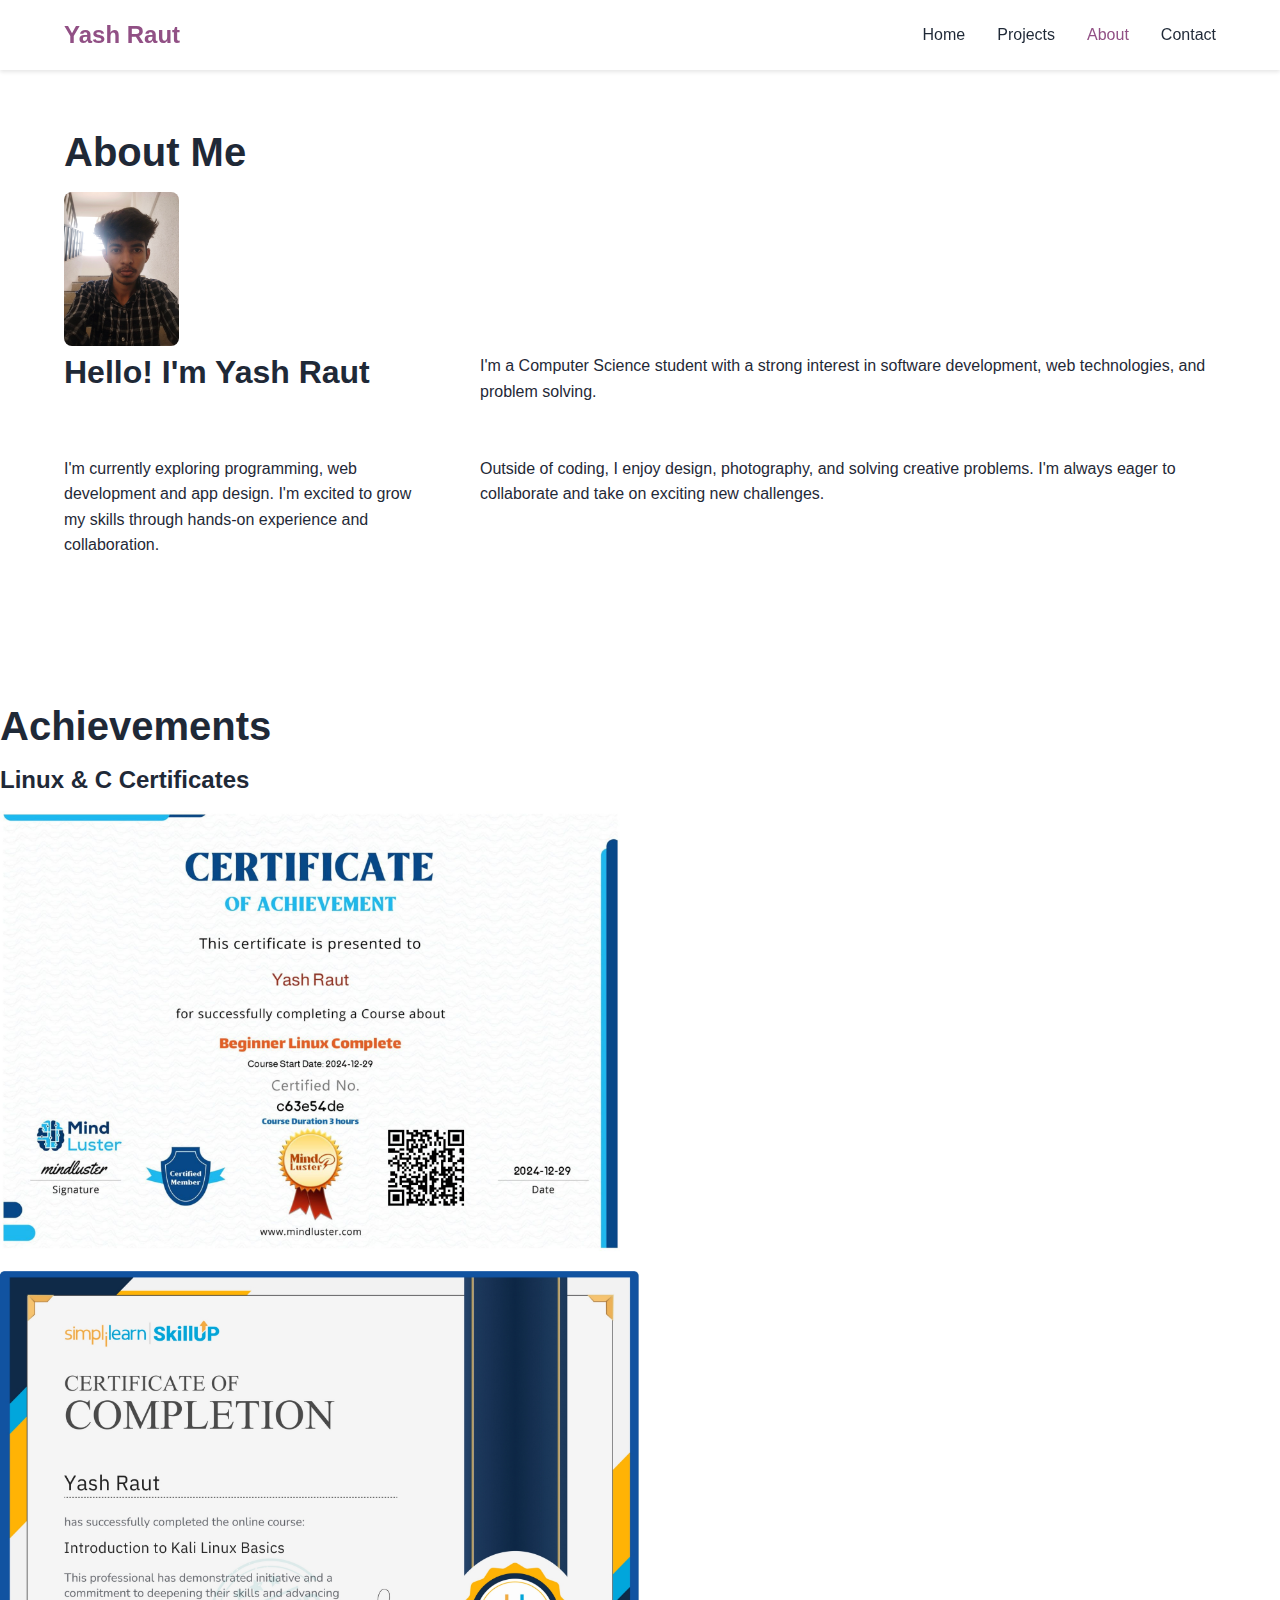
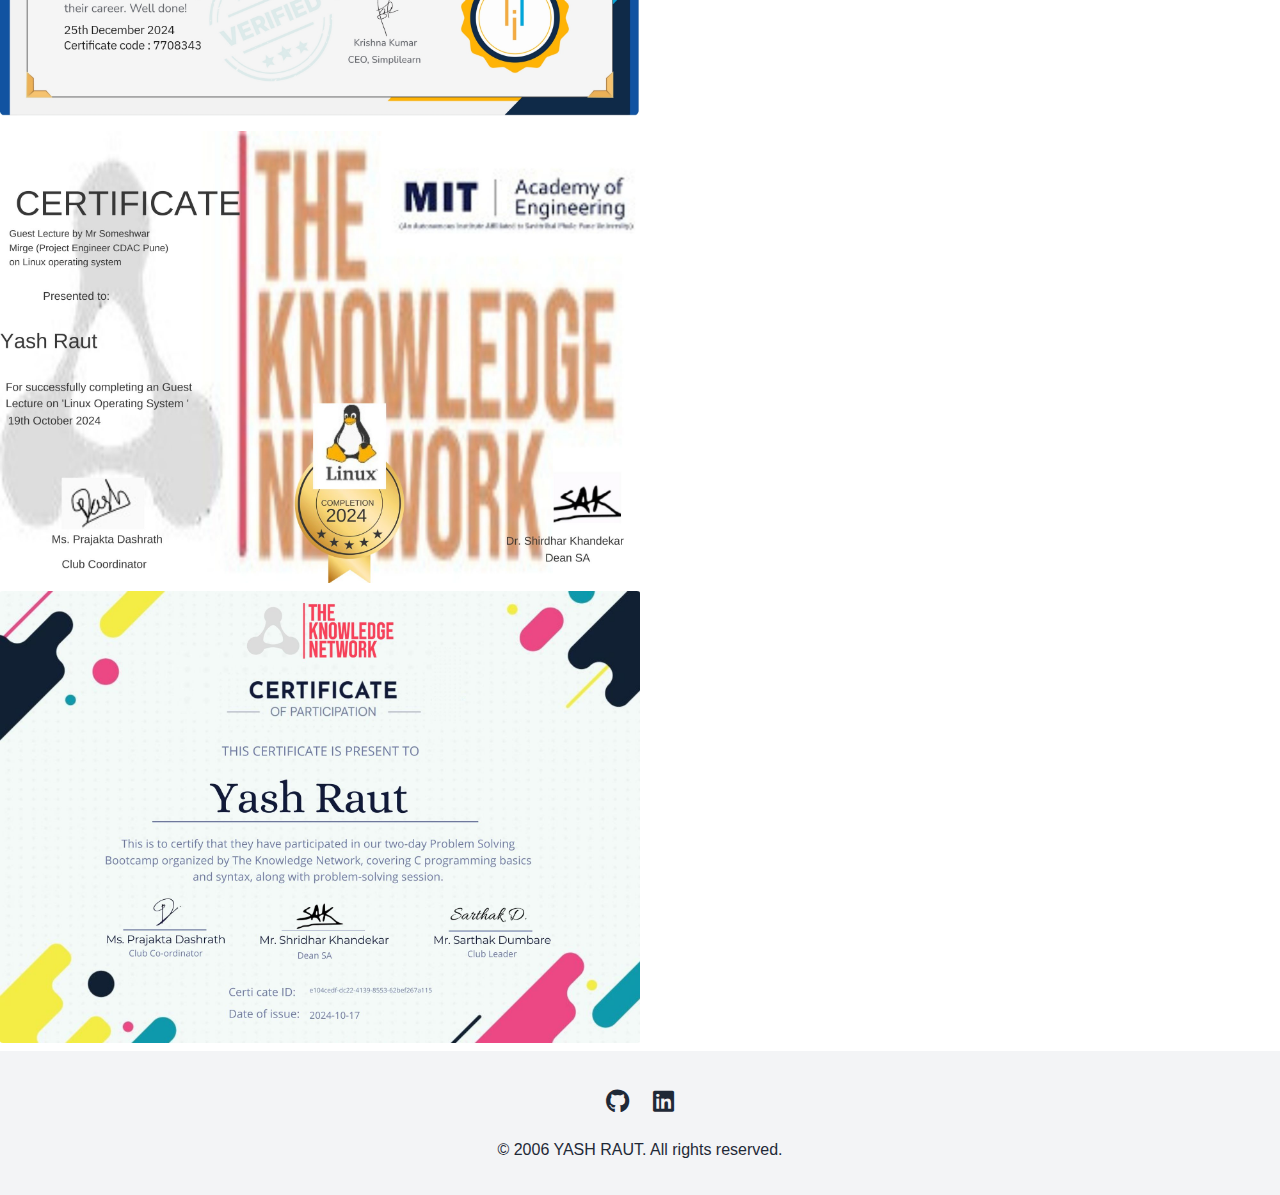
<file: about1.html>
<!DOCTYPE html>

<html lang="en">

<head>

    <meta charset="UTF-8" />

    <meta name="viewport" content="width=device-width, initial-scale=1.0"/>

    <title>About - My Portfolio</title>

    <link rel="stylesheet" href="Style1.css" />

    <link rel="stylesheet" href="https://cdnjs.cloudflare.com/ajax/libs/font-awesome/6.0.0/css/all.min.css" />

</head>

<body>

    <header>

        <nav class="navbar">

            <div class="logo">

                <a href="index1.html">Yash Raut</a>

            </div>

            <ul class="nav-links" id="navLinks">

                <li><a href="index1.html">Home</a></li>

                <li><a href="project1.html">Projects</a></li>

                <li><a href="about1.html" class="active">About</a></li>

                <li><a href="contact3.html">Contact</a></li>

            </ul>

            <div class="hamburger" id="hamburger">

                <span></span>

                <span></span>

                <span></span>

            </div>

        </nav>

    </header>



    <main>

        <section class="about-section">

            <h1>About Me</h1>

            <div class="about-container">

                <div class="about-image">

                    <img src="yash.jpg" alt="Profile Photo" />

                </div>

                <div class="about-content">

                    <h2>Hello! I'm Yash Raut</h2>

                    <p>I'm a Computer Science student with a strong interest in software development, web technologies, and problem solving.</p>

                     <p>I'm currently exploring programming, web development and app design. I'm excited to grow my skills through hands-on experience and collaboration.</p>

                    <p>

                        Outside of coding, I enjoy design, photography, and solving creative problems. I'm always eager to collaborate and take on exciting new challenges.

                    </p>

                </div>

            </div>

        </section>

        <section class="achievement-section">

           <h1>Achievements</h1>

           <h3>Linux & C Certificates</h3>

        <div class="achievement-container">

            <div class="achievement-image">

                <img src="linux.jpg" alt="Linux & C Certificate"></div>

            </div>

        </div>

        <div class="achievement-container">

            <div class="achievement-image">

                <img src="linux1.jpg" alt="Linux & C Certificate"></div>

            </div>

        </div>

        <div class="achievement-container">

            <div class="achievement-image">

                <img src="linux2.jpg" alt="Linux & C Certificate"></div>

            </div>

        </div>
        <div class="achievement-container">

            <div class="achievement-image">

                <img src="c.jpg" alt="Linux & C Certificate"></div>

            </div>

        </div>

        </section>

    </main>



    <footer>

        <div class="footer-content">

            <div class="social-links">

                <a href="https://github.com/YashR2006" aria-label="GitHub"><i class="fab fa-github"></i></a>

                <a href="https://www.linkedin.com/in/yash-raut-15b789362?utm_source=share&utm_campaign=share_via&utm_content=profile&utm_medium=android_app" aria-label="LinkedIn"><i class="fab fa-linkedin"></i></a>

            </div>

            <p>&copy; 2006 YASH RAUT. All rights reserved.</p>

        </div>

    </footer>



    <script>

        const hamburger = document.getElementById('hamburger');

        const navLinks = document.getElementById('navLinks');



        hamburger.addEventListener('click', () => {

            navLinks.classList.toggle('active');

        });

    </script>

</body>

</html>
</file>
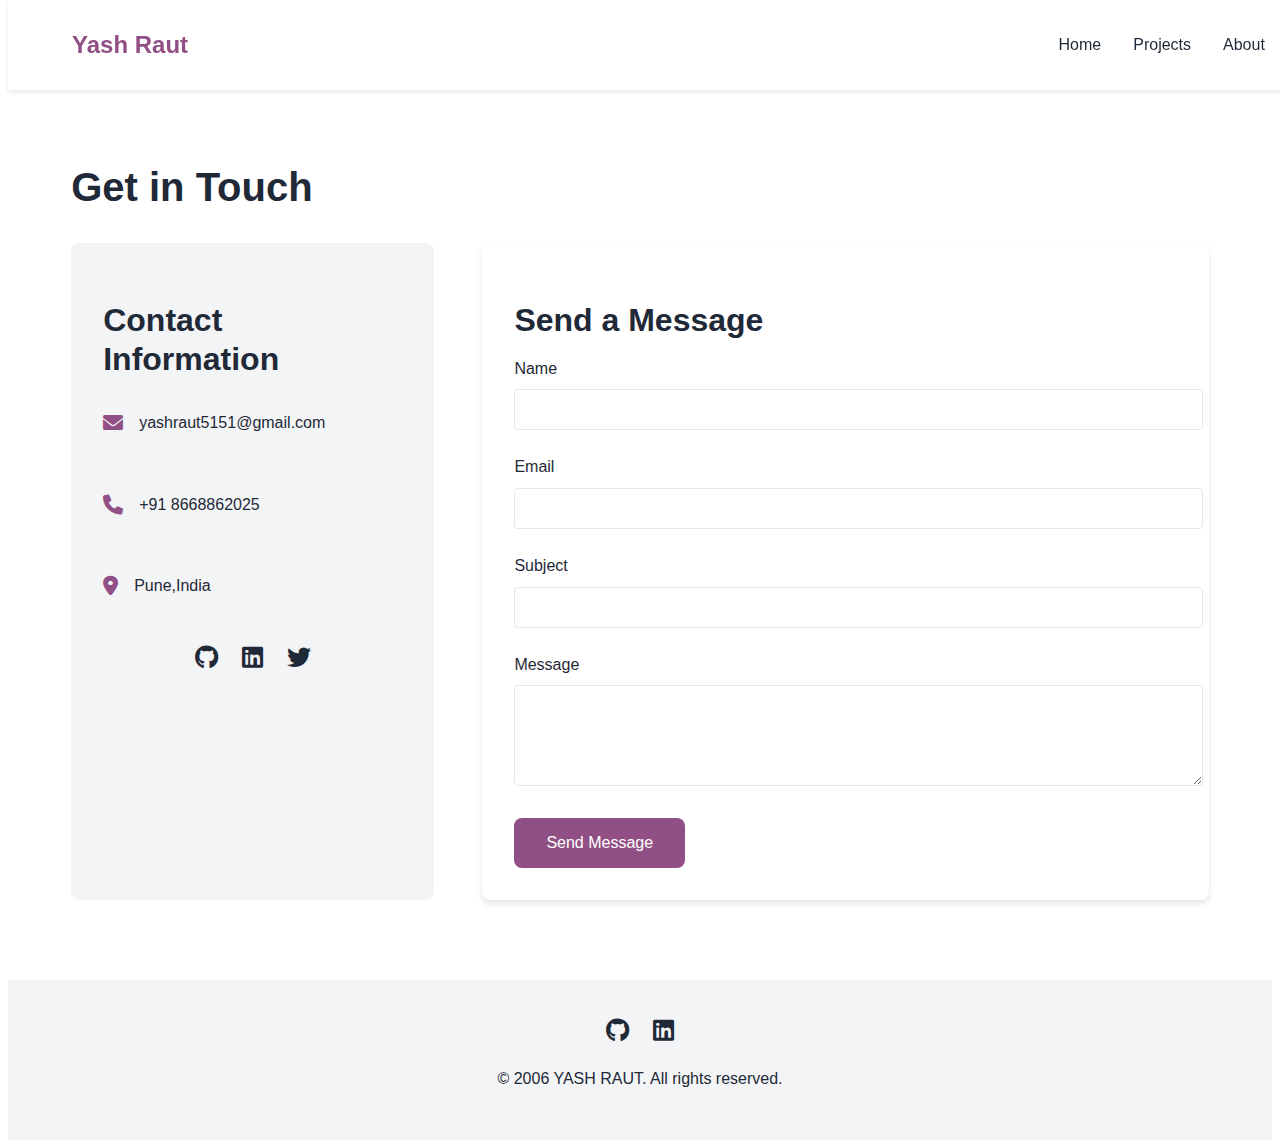
<file: contact.html>
<!DOCTYPE html>

<html lang="en">

<head>

    <meta charset="UTF-8">

    <meta name="viewport" content="width=device-width, initial-scale=1.0">

    <title>Contact - My Portfolio</title>

    <link rel="stylesheet" href="style.css">

    <link rel="stylesheet" href="https://cdnjs.cloudflare.com/ajax/libs/font-awesome/6.0.0/css/all.min.css">

</head>

<body>

    <header>

        <nav class="navbar">

            <div class="logo">

                <a href="index.html">Yash Raut</a>

            </div>

            <ul class="nav-links">

                <li><a href="index.html">Home</a></li>

                <li><a href="projects.html">Projects</a></li>

                <li><a href="about.html">About</a></li>

                <li><a href="contact.html" class="active">Contact</a></li>

            </ul>

            <div class="hamburger">

                <span></span>

                <span></span>

                <span></span>

            </div>

        </nav>

    </header>



    <main>

        <section class="contact-section">

            <h1>Get in Touch</h1>

            <div class="contact-container">

                <div class="contact-info">

                    <h2>Contact Information</h2>

                    <div class="info-item">

                        <i class="fas fa-envelope"></i>

                        <p>yashraut5151@gmail.com</p>

                    </div>

                    <div class="info-item">

                        <i class="fas fa-phone"></i>

                        <p>+91 8668862025</p>

                    </div>

                    <div class="info-item">

                        <i class="fas fa-map-marker-alt"></i>

                        <p>Pune,India</p>

                    </div>

                    <div class="social-links">

                        <a href="#" class="social-link"><i class="fab fa-github"></i></a>

                        <a href="#" class="social-link"><i class="fab fa-linkedin"></i></a>

                        <a href="#" class="social-link"><i class="fab fa-twitter"></i></a>

                    </div>

                </div>



                <div class="contact-form">

                    <h2>Send a Message</h2>

                    <form id="contact-form" onsubmit="return false;">

                        <div class="form-group">

                            <label for="name">Name</label>

                            <input type="text" id="name" name="name" required>

                        </div>

                        <div class="form-group">

                            <label for="email">Email</label>

                            <input type="email" id="email" name="email" required>

                        </div>

                        <div class="form-group">

                            <label for="subject">Subject</label>

                            <input type="text" id="subject" name="subject" required>

                        </div>

                        <div class="form-group">

                            <label for="message">Message</label>

                            <textarea id="message" name="message" rows="5" required></textarea>

                        </div>

                        <button type="submit" class="submit-btn">Send Message</button>

                    </form>

                </div>

            </div>

        </section>

    </main>



    <footer>

        <div class="footer-content">

            <div class="social-links">

                <a href="https://github.com/YashR2006"><i class="fab fa-github"></i></a>

                <a href="https://www.linkedin.com/in/yash-raut-15b789362?utm_source=share&utm_campaign=share_via&utm_content=profile&utm_medium=android_app"><i class="fab fa-linkedin"></i></a>

            </div>

            <p>&copy; 2006 YASH RAUT. All rights reserved.</p>

        </div>

    </footer>



 

</body>

</html>
</file>
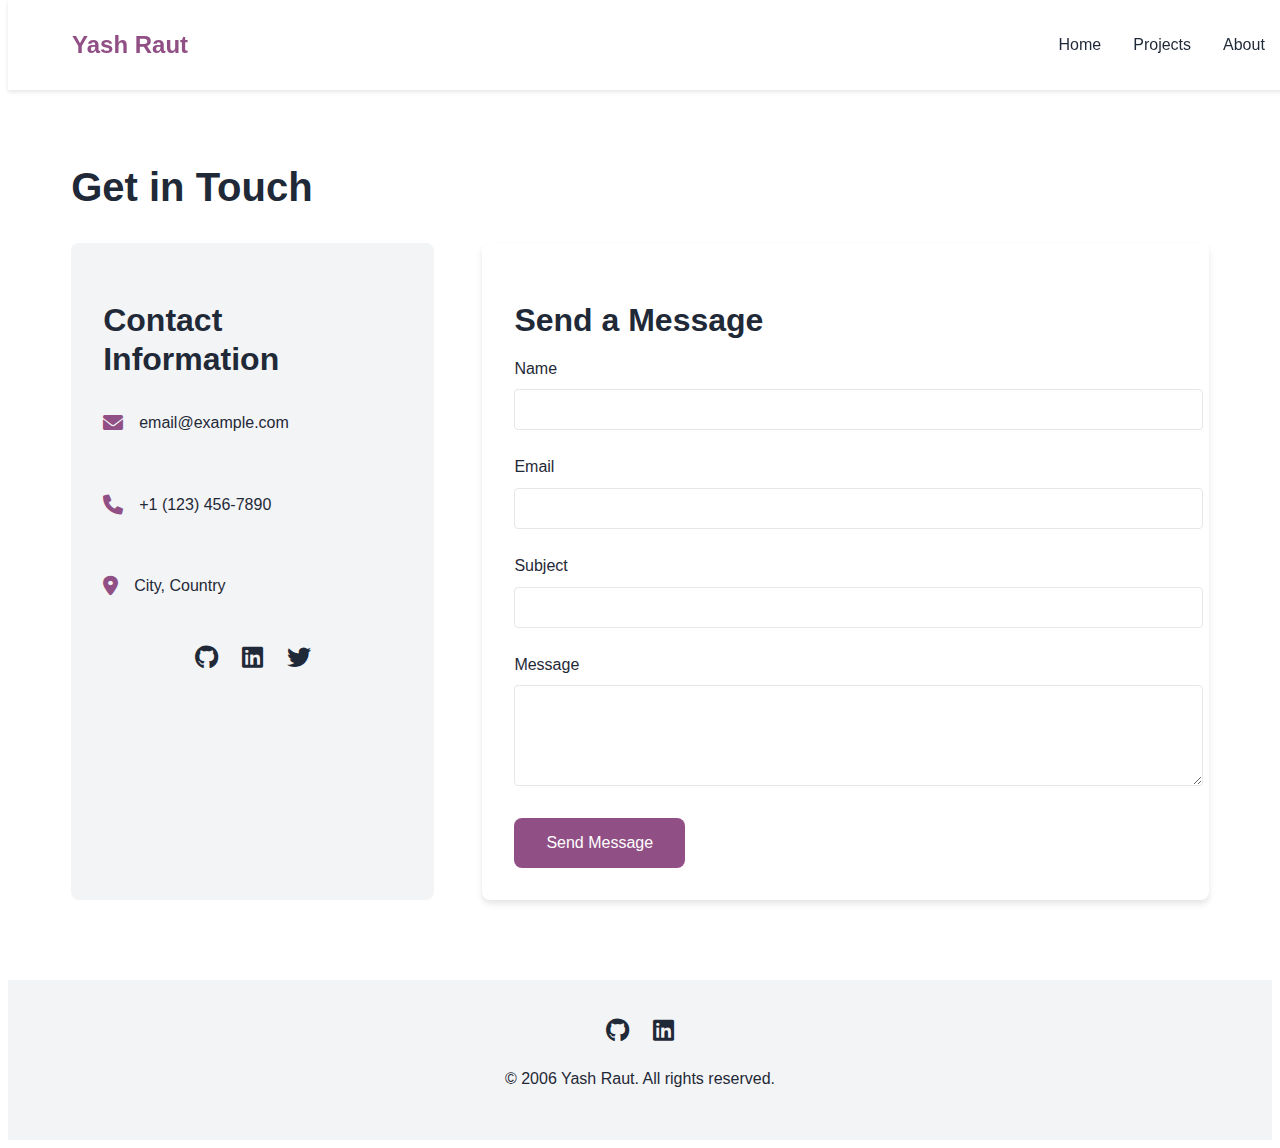
<file: Contact.html>
<!DOCTYPE html>

<html lang="en">

<head>

    <meta charset="UTF-8">

    <meta name="viewport" content="width=device-width, initial-scale=1.0">

    <title>Contact - My Portfolio</title>

    <link rel="stylesheet" href="style.css">

    <link rel="stylesheet" href="https://cdnjs.cloudflare.com/ajax/libs/font-awesome/6.0.0/css/all.min.css">

</head>

<body>

    <header>

        <nav class="navbar">

            <div class="logo">

                <a href="index.html">Yash Raut</a>

            </div>

            <ul class="nav-links">

                <li><a href="index.html">Home</a></li>

                <li><a href="projects.html">Projects</a></li>

                <li><a href="about.html">About</a></li>

                <li><a href="contact.html" class="active">Contact</a></li>

            </ul>

            <div class="hamburger">

                <span></span>

                <span></span>

                <span></span>

            </div>

        </nav>

    </header>



    <main>

        <section class="contact-section">

            <h1>Get in Touch</h1>

            <div class="contact-container">

                <div class="contact-info">

                    <h2>Contact Information</h2>

                    <div class="info-item">

                        <i class="fas fa-envelope"></i>

                        <p>email@example.com</p>

                    </div>

                    <div class="info-item">

                        <i class="fas fa-phone"></i>

                        <p>+1 (123) 456-7890</p>

                    </div>

                    <div class="info-item">

                        <i class="fas fa-map-marker-alt"></i>

                        <p>City, Country</p>

                    </div>

                    <div class="social-links">

                        <a href="#" class="social-link"><i class="fab fa-github"></i></a>

                        <a href="#" class="social-link"><i class="fab fa-linkedin"></i></a>

                        <a href="#" class="social-link"><i class="fab fa-twitter"></i></a>

                    </div>

                </div>



                <div class="contact-form">

                    <h2>Send a Message</h2>

                    <form id="contact-form" onsubmit="return false;">

                        <div class="form-group">

                            <label for="name">Name</label>

                            <input type="text" id="name" name="name" required>

                        </div>

                        <div class="form-group">

                            <label for="email">Email</label>

                            <input type="email" id="email" name="email" required>

                        </div>

                        <div class="form-group">

                            <label for="subject">Subject</label>

                            <input type="text" id="subject" name="subject" required>

                        </div>

                        <div class="form-group">

                            <label for="message">Message</label>

                            <textarea id="message" name="message" rows="5" required></textarea>

                        </div>

                        <button type="submit" class="submit-btn">Send Message</button>

                    </form>

                </div>

            </div>

        </section>

    </main>



    <footer>

        <div class="footer-content">

            <div class="social-links">

                <a href="https://github.com/YashR2006"><i class="fab fa-github"></i></a>

                <a href="https://www.linkedin.com/in/yash-raut-15b789362?utm_source=share&utm_campaign=share_via&utm_content=profile&utm_medium=android_app"><i class="fab fa-linkedin"></i></a>

            </div>

            <p>&copy; 2006 Yash Raut. All rights reserved.</p>

        </div>

    </footer>



 

</body>

</html>
</file>
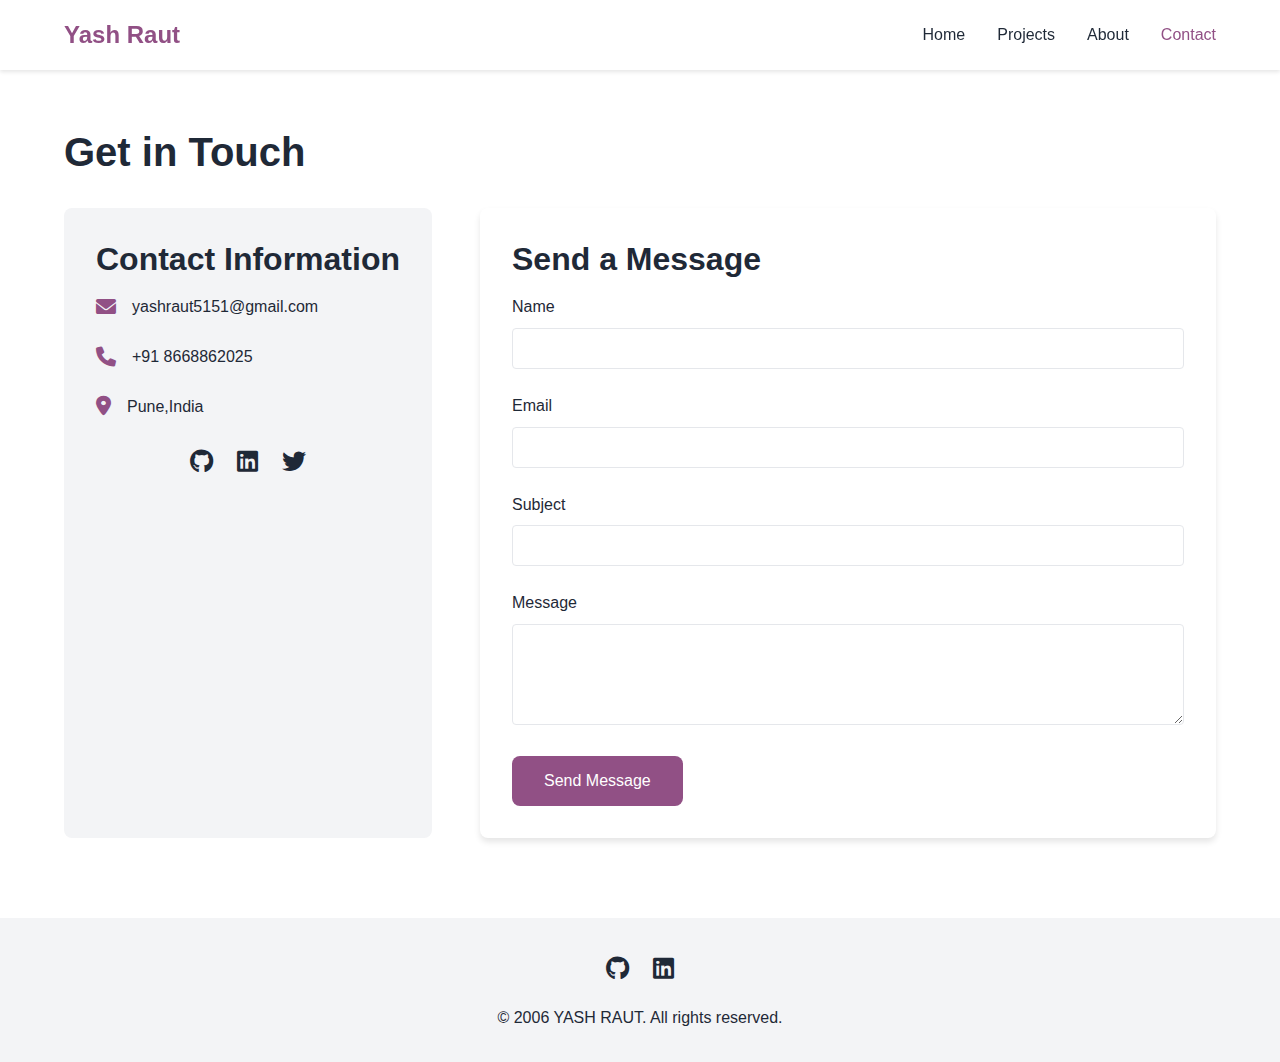
<file: contact3.html>
<!DOCTYPE html>

<html lang="en">

<head>

    <meta charset="UTF-8">

    <meta name="viewport" content="width=device-width, initial-scale=1.0">

    <title>Contact - My Portfolio</title>

    <link rel="stylesheet" href="Style1.css">

    <link rel="stylesheet" href="https://cdnjs.cloudflare.com/ajax/libs/font-awesome/6.0.0/css/all.min.css">

</head>

<body>

    <header>

        <nav class="navbar">

            <div class="logo">

                <a href="index1.html">Yash Raut</a>

            </div>

            <ul class="nav-links">

                <li><a href="index1.html">Home</a></li>

                <li><a href="project1.html">Projects</a></li>

                <li><a href="about1.html">About</a></li>

                <li><a href="contact3.html" class="active">Contact</a></li>

            </ul>

            <div class="hamburger">

                <span></span>

                <span></span>

                <span></span>

            </div>

        </nav>

    </header>



    <main>

        <section class="contact-section">

            <h1>Get in Touch</h1>

            <div class="contact-container">

                <div class="contact-info">

                    <h2>Contact Information</h2>

                    <div class="info-item">

                        <i class="fas fa-envelope"></i>

                        <p>yashraut5151@gmail.com</p>

                    </div>

                    <div class="info-item">

                        <i class="fas fa-phone"></i>

                        <p>+91 8668862025</p>

                    </div>

                    <div class="info-item">

                        <i class="fas fa-map-marker-alt"></i>

                        <p>Pune,India</p>

                    </div>

                    <div class="social-links">

                        <a href="#" class="social-link"><i class="fab fa-github"></i></a>

                        <a href="#" class="social-link"><i class="fab fa-linkedin"></i></a>

                        <a href="#" class="social-link"><i class="fab fa-twitter"></i></a>

                    </div>

                </div>



                <div class="contact-form">

                    <h2>Send a Message</h2>

                    <form id="contact-form" onsubmit="return false;">

                        <div class="form-group">

                            <label for="name">Name</label>

                            <input type="text" id="name" name="name" required>

                        </div>

                        <div class="form-group">

                            <label for="email">Email</label>

                            <input type="email" id="email" name="email" required>

                        </div>

                        <div class="form-group">

                            <label for="subject">Subject</label>

                            <input type="text" id="subject" name="subject" required>

                        </div>

                        <div class="form-group">

                            <label for="message">Message</label>

                            <textarea id="message" name="message" rows="5" required></textarea>

                        </div>

                        <button type="submit" class="submit-btn">Send Message</button>

                    </form>

                </div>

            </div>

        </section>

    </main>



    <footer>

        <div class="footer-content">

            <div class="social-links">

                <a href="https://github.com/YashR2006"><i class="fab fa-github"></i></a>

                <a href="https://www.linkedin.com/in/yash-raut-15b789362?utm_source=share&utm_campaign=share_via&utm_content=profile&utm_medium=android_app"><i class="fab fa-linkedin"></i></a>

            </div>

            <p>&copy; 2006 YASH RAUT. All rights reserved.</p>

        </div>

    </footer>



 

</body>

</html>
</file>
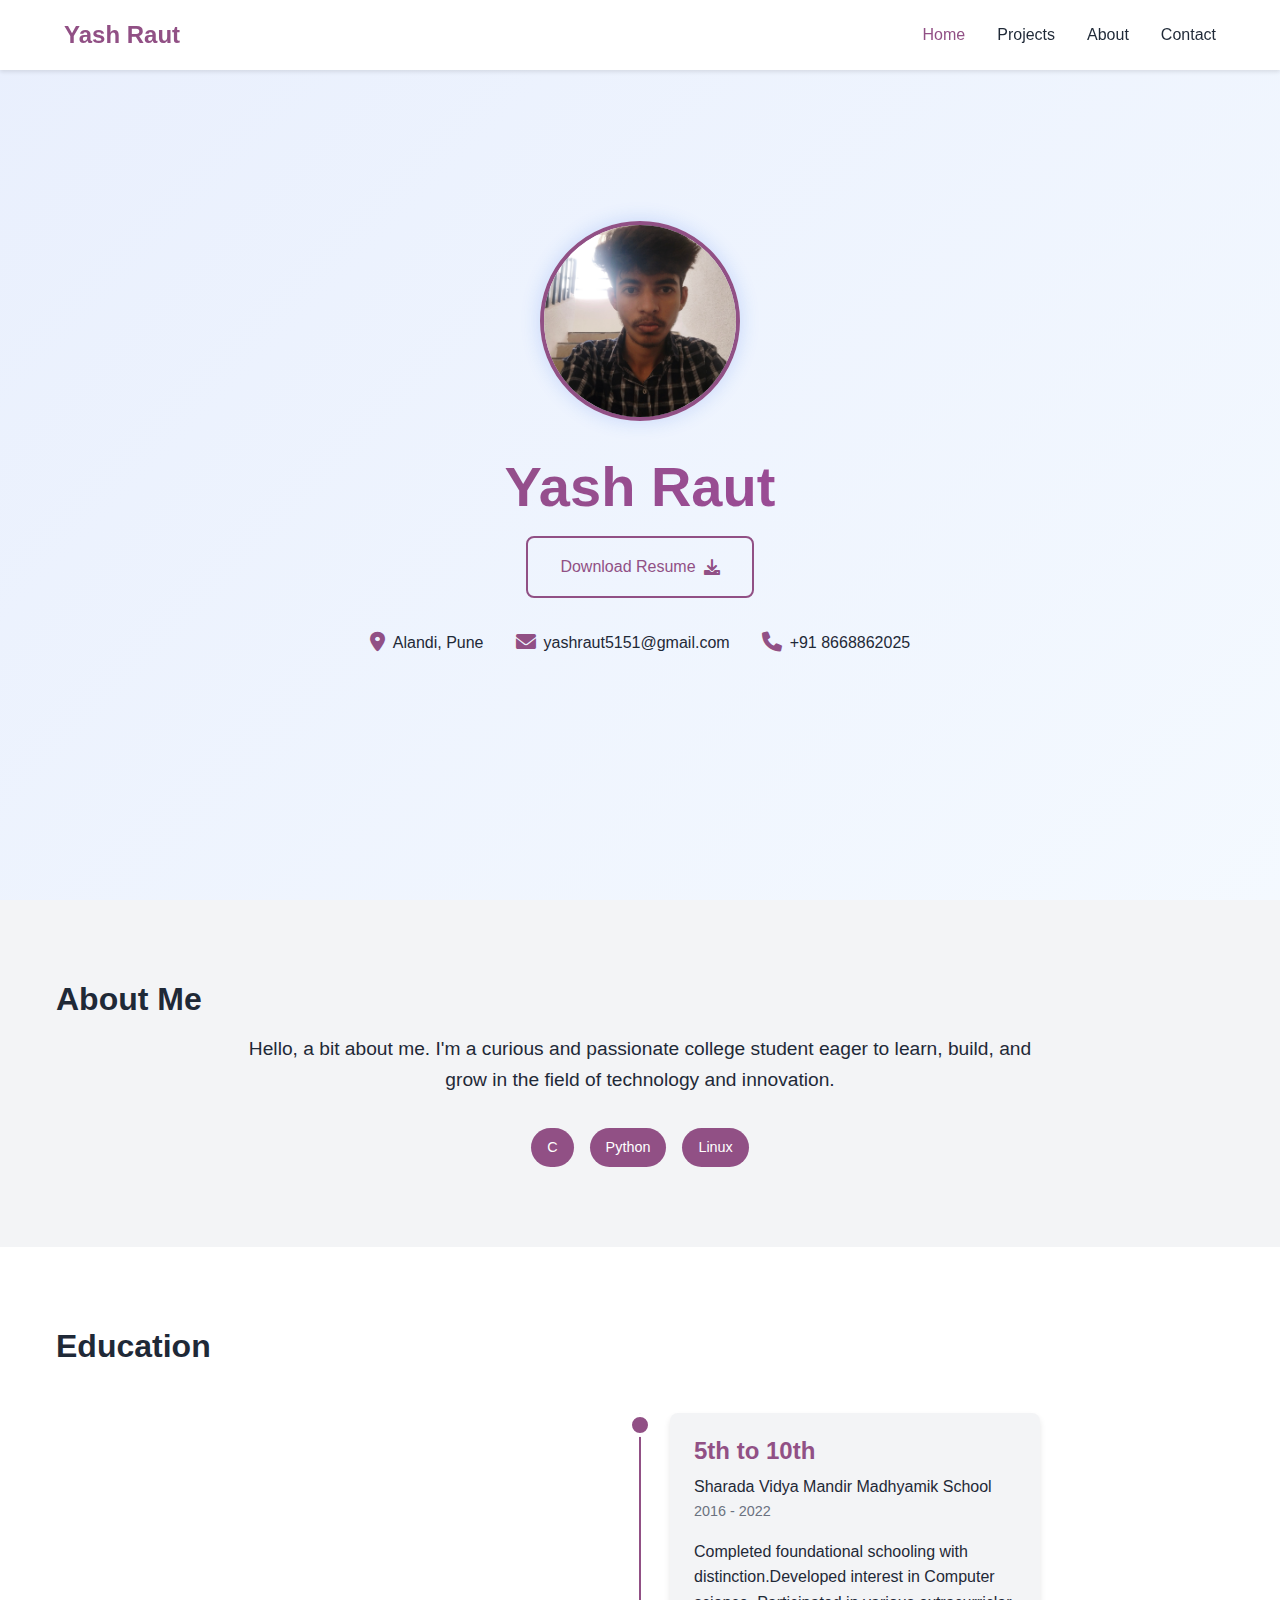
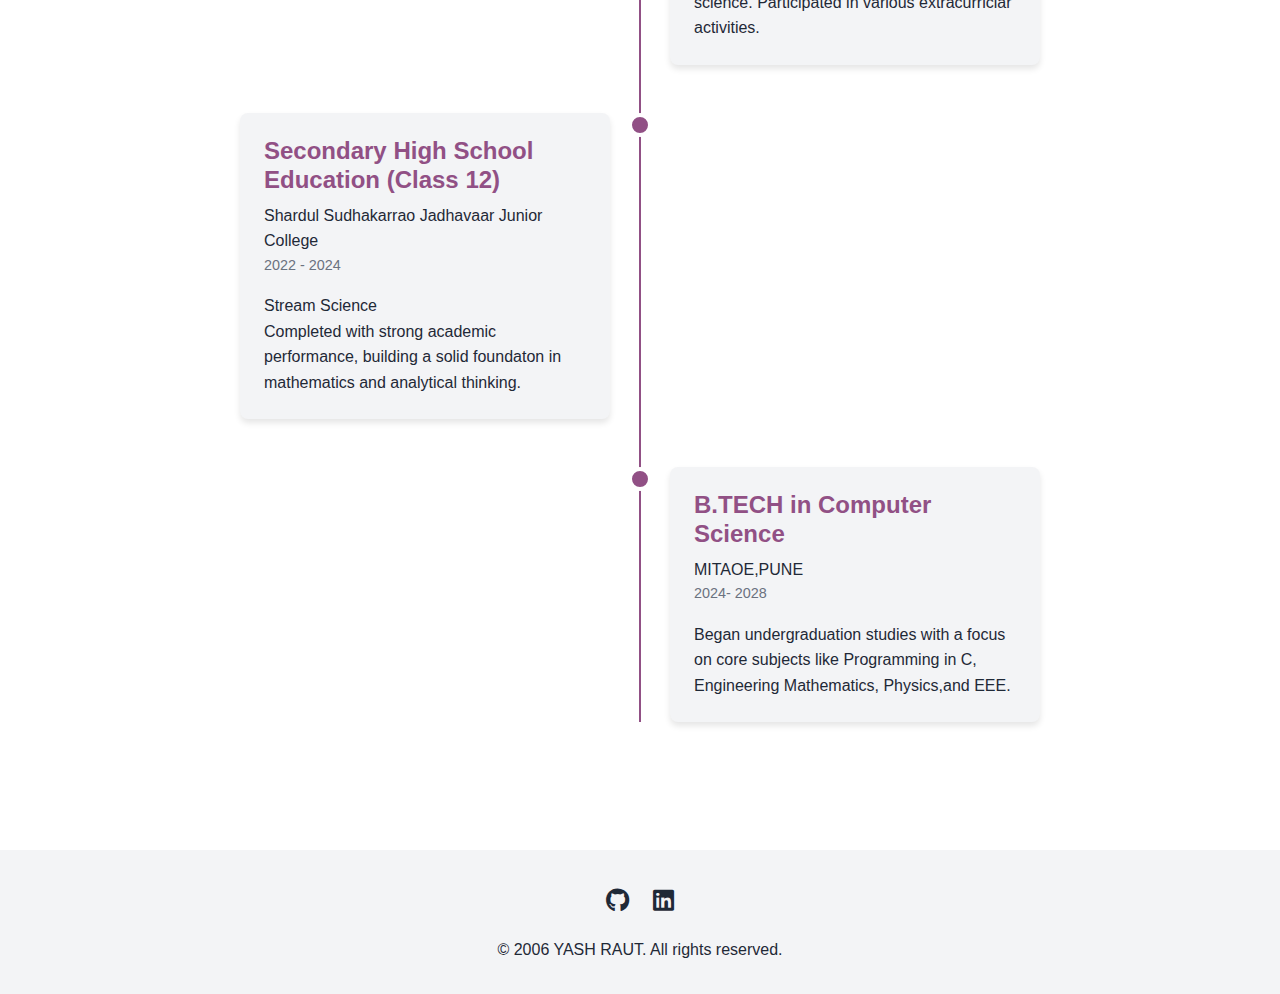
<file: index1.html>
<!DOCTYPE html>

<html lang="en">

<head>

    <meta charset="UTF-8">

    <meta name="viewport" content="width=device-width, initial-scale=1.0">

    <title>Yash Raut - Portfolio</title>

    <link rel="stylesheet" href="Style1.css">

    <link rel="stylesheet" href="https://cdnjs.cloudflare.com/ajax/libs/font-awesome/6.0.0/css/all.min.css">

</head>

<body>

    <header>

        <nav class="navbar">

            <div class="logo">

                <a href="index1.html">Yash Raut</a>

            </div>

            <ul class="nav-links">

                <li><a href="index1.html" class="active">Home</a></li>

                <li><a href="project1.html">Projects</a></li>

                <li><a href="about1.html">About</a></li>

                <li><a href="contact3.html">Contact</a></li>

            </ul>

            <div class="hamburger">

                <span></span>

                <span></span>

                <span></span>

            </div>

        </nav>

    </header>



    <main>

        <section class="hero">

            <div class="hero-content">

                <div class="profile-image">

                    <img src="yash.jpg" alt="yash">

                </div>

                <h1>Yash Raut</h1>

               

                <div class="hero-buttons">

                    

                    <a href="Yashresume.jpg" class="resume-button" target="_blank">Download Resume <i class="fas fa-download"></i></a>

                </div>

                <div class="quick-info">

                    <div class="info-item">

                        <i class="fas fa-map-marker-alt"></i>

                        <span>Alandi, Pune</span>

                    </div>

                    <div class="info-item">

                        <i class="fas fa-envelope"></i>

                        <span>yashraut5151@gmail.com</span>

                    </div>

                    <div class="info-item">

                        <i class="fas fa-phone"></i>

                        <span>+91 8668862025</span>

                    </div>

                </div>

            </div>

        </section>



        <section class="intro-section">

            <div class="container">

                <h2>About Me</h2>

                <p class="intro-text">

                    Hello, a bit about me.

                    I'm a curious and passionate college student eager to learn, build, and grow in the field of technology and innovation.

                </p>

                <div class="key-skills">

                    <div class="skill-tag">C</div>

                    <div class="skill-tag">Python</div>

                    <div class="skill-tag">Linux</div>

                </div>

            </div>

        </section>



        <section class="education-section">

            <div class="container">

                <h2>Education</h2>

                <div class="education-timeline">

                    <!-- Existing timeline items -->

                    <div class="timeline-item">

                        <div class="timeline-content">

                            <h3>5th to 10th</h3>

                            <p class="institution">Sharada Vidya Mandir Madhyamik School</p>

                            <p class="year">2016 - 2022</p>

                            <p class="description">

                                Completed foundational schooling with distinction.Developed interest in Computer science. Participated in various extracurriclar activities.

                            </p>

                        </div>

                    </div>

                    <div class="timeline-item">

                        <div class="timeline-content">

                            <h3>Secondary High School Education (Class 12)</h3>

                            <p class="institution">Shardul Sudhakarrao Jadhavaar Junior College</p>

                            <p class="year">2022 - 2024</p>

                            <p class="description">

                                Stream Science<p>Completed with strong academic performance, building a solid foundaton in mathematics and analytical thinking.</p>

                            </p>

                        </div>

                    </div>

                    <!-- New timeline item -->

                    <div class="timeline-item">

                        <div class="timeline-content">

                            <h3>B.TECH in Computer Science</h3>

                            <p class="institution">MITAOE,PUNE</p>

                            <p class="year">2024- 2028</p>

                            <p class="description">

                                Began undergraduation studies with a focus on core subjects like Programming in C, Engineering Mathematics,

                                Physics,and EEE.

                            </p>

                        </div>

                    </div>

                </div>

            </div>

        </section>

        



        



    <footer>

        <div class="footer-content">

            <div class="social-links">

                <a href="https://github.com/YashR2006"><i class="fab fa-github"></i></a>

                <a href="https://www.linkedin.com/in/yash-raut-15b789362?utm_source=share&utm_campaign=share_via&utm_content=profile&utm_medium=android_app"><i class="fab fa-linkedin"></i></a>

            </div>

            <p>&copy; 2006 YASH RAUT. All rights reserved.</p>

        </div>

    </footer>



    

</body>

</html>
</file>
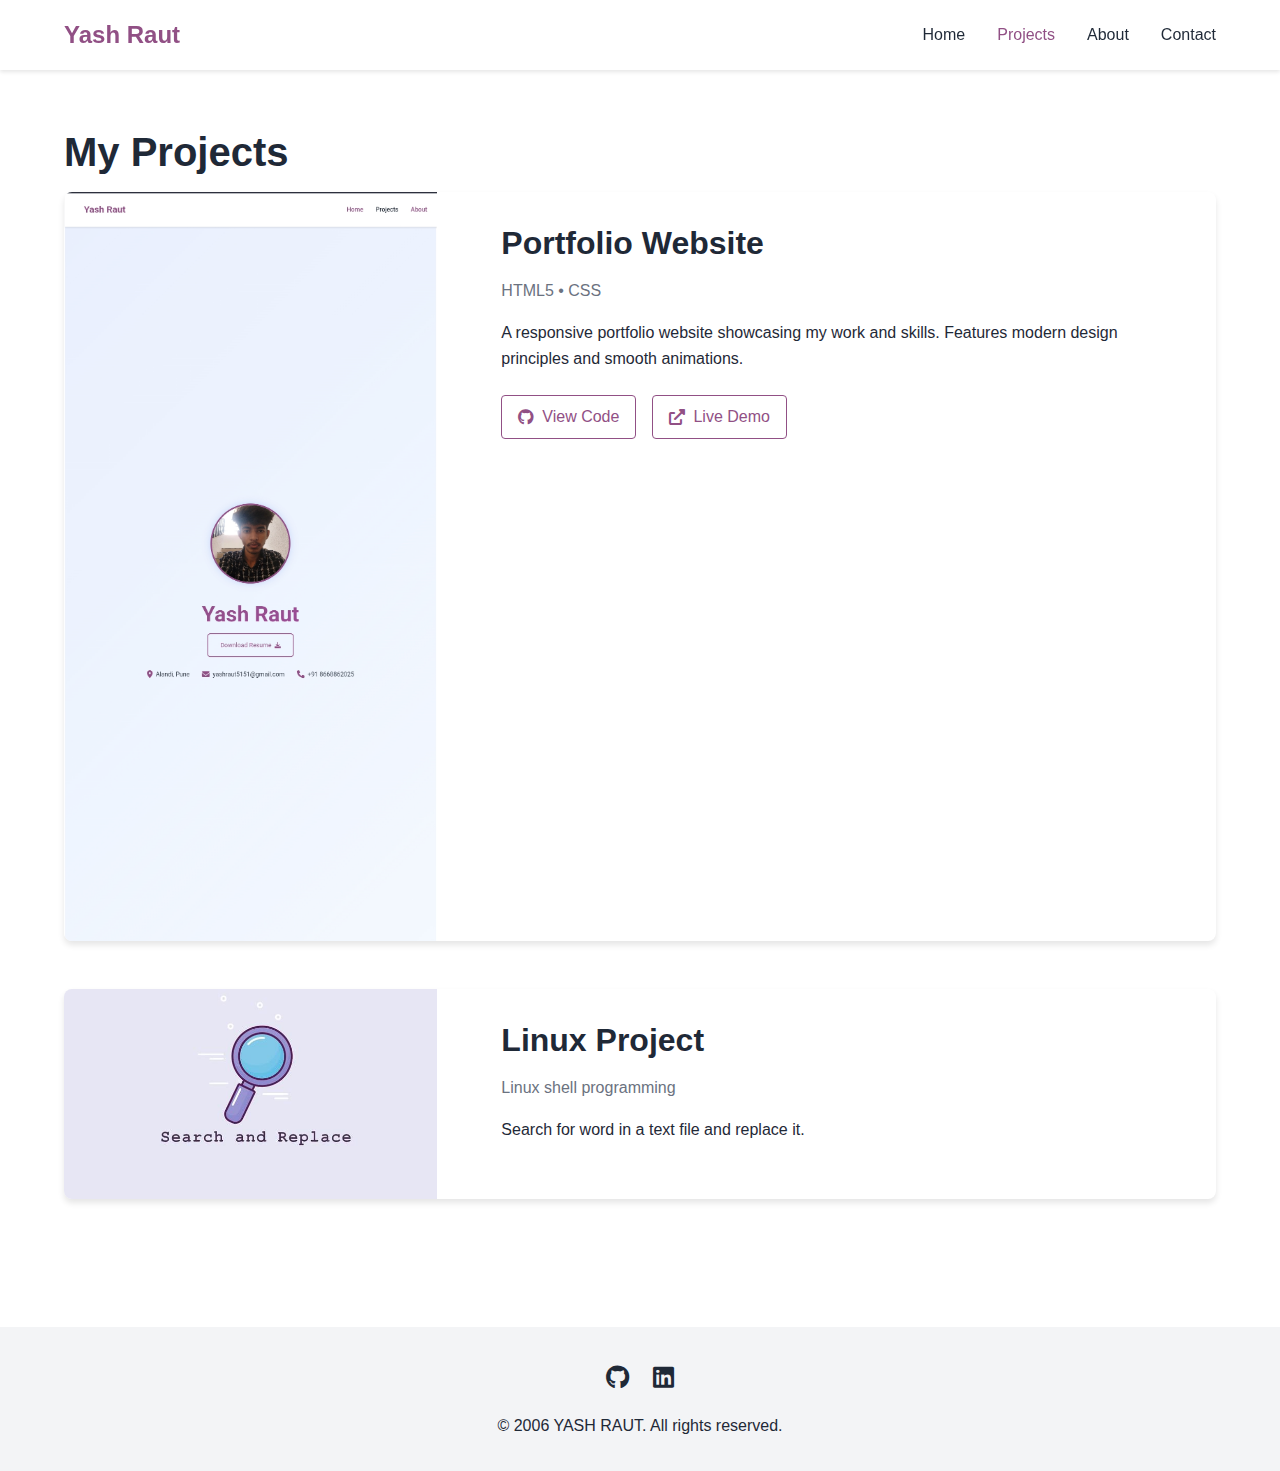
<file: project1.html>
<!DOCTYPE html>

<html lang="en">

<head>

    <meta charset="UTF-8">

    <meta name="viewport" content="width=device-width, initial-scale=1.0">

    <title>Projects - My Portfolio</title>

    <link rel="stylesheet" href="Style1.css">

    <link rel="stylesheet" href="https://cdnjs.cloudflare.com/ajax/libs/font-awesome/6.0.0/css/all.min.css">

</head>

<body>

    <header>

        <nav class="navbar">

            <div class="logo">

                <a href="index1.html">Yash Raut</a>

            </div>

            <ul class="nav-links">

                <li><a href="index1.html">Home</a></li>

                <li><a href="project1.html" class="active">Projects</a></li>

                <li><a href="about1.html">About</a></li>

                <li><a href="contact3.html">Contact</a></li>

            </ul>

            <div class="hamburger">

                <span></span>

                <span></span>

                <span></span>

            </div>

        </nav>

    </header>



    <main>

        <section class="projects-section">

            <h1>My Projects</h1>

            <div class="projects-grid">



                



                <!-- Advanced Project -->

                



                <!-- Advanced Project -->

                <article class="project-card">

                    <div class="project-image">

                        <img src="portfolioss.jpg" alt="Screenshot of Portfolio Website">

                    </div>

                    <div class="project-content">

                        <h2>Portfolio Website</h2>

                        <p class="project-tags">HTML5 • CSS</p>

                        <p class="project-description">

                            A responsive portfolio website showcasing my work and skills.

                            Features modern design principles and smooth animations.

                        </p>

                        <div class="project-links">

                            <a href='https://github.com/YashR2006/Digital---Portfolio-.git' class="project-link"><i class="fab fa-github"></i> View Code</a>

                            <a href='https://github.com/YashR2006/Digital---Portfolio-.git' class="project-link"><i class="fas fa-external-link-alt"></i> Live Demo</a>

                        </div>

                    </div>

                </article>



                <!-- Beginner Project -->

                


                <article class="project-card">

                    <div class="project-image">

                        <img src="search1.jpg" alt="Screenshot of Task Management App">

                    </div>

                    <div class="project-content">

                        <h2>Linux Project</h2>

                        <p class="project-tags">Linux shell programming</p>

                        <p class="project-description">

                            Search for word in a text file and replace it.

                        </p>

                       

                    </div>

                </article>

            </div>

        </section>

    </main>



    <footer>

        <div class="footer-content">

            <div class="social-links">

                <a href='https://github.com/YashR2006' aria-label="GitHub"><i class="fab fa-github"></i></a>

                <a href="https://www.linkedin.com/in/yash-raut-15b789362?utm_source=share&utm_campaign=share_via&utm_content=profile&utm_medium=android_app" aria-label="LinkedIn"><i class="fab fa-linkedin"></i></a>

            </div>

            <p>&copy; 2006 YASH RAUT. All rights reserved.</p>

        </div>

    </footer>

</body>

</html>
</file>
<file: Style1.css>
/* Reset and Base Styles */

* {

    margin: 0;

    padding: 0;

    box-sizing: border-box;

}



:root {

    --primary-color: #915085;

    --secondary-color: #9d4a9a;

    --text-color: #1f2937;

    --light-text: #6b7280;

    --background: #ffffff;

    --light-background: #f3f4f6;

    --border-color: #e5e7eb;

    --transition: all 0.3s ease;

}



body {

    font-family: 'Inter', -apple-system, BlinkMacSystemFont, 'Segoe UI', Roboto, Oxygen, Ubuntu, Cantarell, sans-serif;

    line-height: 1.6;

    color: var(--text-color);

    background-color: var(--background);

}



/* Typography */

h1, h2, h3, h4, h5, h6 {

    margin-bottom: 1rem;

    line-height: 1.2;

}



h1 {

    font-size: 2.5rem;

}



h2 {

    font-size: 2rem;

}



h3 {

    font-size: 1.5rem;

}



/* Navigation */

.navbar {

    display: flex;

    justify-content: space-between;

    align-items: center;

    padding: 1rem 5%;

    background-color: var(--background);

    box-shadow: 0 2px 4px rgba(0, 0, 0, 0.1);

    position: fixed;

    width: 100%;

    top: 0;

    z-index: 1000;

}



.logo a {

    font-size: 1.5rem;

    font-weight: bold;

    color: var(--primary-color);

    text-decoration: none;

}



.nav-links {

    display: flex;

    list-style: none;

    gap: 2rem;

}



.nav-links a {

    text-decoration: none;

    color: var(--text-color);

    font-weight: 500;

    transition: var(--transition);

}



.nav-links a:hover,

.nav-links a.active {

    color: var(--primary-color);

}



.hamburger {

    display: none;

    flex-direction: column;

    gap: 4px;

    cursor: pointer;

}



.hamburger span {

    width: 25px;

    height: 3px;

    background-color: var(--text-color);

    transition: var(--transition);

}



/* Container */

.container {

    max-width: 1200px;

    margin: 0 auto;

    padding: 0 1rem;

}



/* Hero Section */

.hero {

    height: 100vh;

    display: flex;

    align-items: center;

    justify-content: center;

    text-align: center;

    background: linear-gradient(135deg, rgba(37, 99, 235, 0.1) 0%, rgba(147, 197, 253, 0.1) 100%);

    padding: 0 1rem;

}



.hero-content {

    max-width: 800px;

}



.profile-image {

    width: 200px;

    height: 200px;

    margin: 0 auto 2rem;

    border-radius: 50%;

    overflow: hidden;

    border: 4px solid var(--primary-color);

    box-shadow: 0 0 20px rgba(37, 99, 235, 0.2);

}



.profile-image img {

    width: 100%;

    height: 100%;

    object-fit: cover;

}



.hero h1 {

    font-size: 3.5rem;

    margin-bottom: 1rem;

    background: linear-gradient(135deg, var(--primary-color), var(--secondary-color));

    -webkit-background-clip: text;

    -webkit-text-fill-color: transparent;

    background-clip: text;

}



.hero-buttons {

    display: flex;

    gap: 1rem;

    justify-content: center;

    margin-bottom: 2rem;

}



.resume-button {

    display: inline-flex;

    align-items: center;

    gap: 0.5rem;

    padding: 1rem 2rem;

    background-color: transparent;

    color: var(--primary-color);

    text-decoration: none;

    border: 2px solid var(--primary-color);

    border-radius: 0.5rem;

    transition: var(--transition);

}



.resume-button:hover {

    background-color: var(--primary-color);

    color: white;

    transform: translateY(-2px);

}



.quick-info {

    display: flex;

    justify-content: center;

    gap: 2rem;

    margin-top: 2rem;

}



.quick-info .info-item {

    display: flex;

    align-items: center;

    gap: 0.5rem;

    color: var(--text-color);

}



.quick-info .info-item i {

    color: var(--primary-color);

}



/* Intro Section */

.intro-section {

    padding: 5rem 0;

    background-color: var(--light-background);

}



.intro-text {

    max-width: 800px;

    margin: 0 auto 2rem;

    font-size: 1.2rem;

    text-align: center;

    color: var(--text-color);

}



.key-skills {

    display: flex;

    flex-wrap: wrap;

    gap: 1rem;

    justify-content: center;

    margin-top: 2rem;

}



.skill-tag {

    padding: 0.5rem 1rem;

    background-color: var(--primary-color);

    color: white;

    border-radius: 2rem;

    font-size: 0.9rem;

    transition: var(--transition);

}



.skill-tag:hover {

    transform: translateY(-2px);

    box-shadow: 0 4px 6px rgba(0, 0, 0, 0.1);

}



/* Education Section */

.education-section {

    padding: 5rem 0;

    background-color: var(--background);

}



.education-timeline {

    max-width: 800px;

    margin: 3rem auto 0;

    position: relative;

}



.education-timeline::before {

    content: '';

    position: absolute;

    left: 50%;

    transform: translateX(-50%);

    width: 2px;

    height: 100%;

    background-color: var(--primary-color);

}



.timeline-item {

    margin-bottom: 3rem;

    position: relative;

}



.timeline-item::before {

    content: '';

    position: absolute;

    left: 50%;

    transform: translateX(-50%);

    width: 16px;

    height: 16px;

    background-color: var(--primary-color);

    border-radius: 50%;

    border: 4px solid var(--background);

}



.timeline-content {

    width: calc(50% - 30px);

    padding: 1.5rem;

    background-color: var(--light-background);

    border-radius: 0.5rem;

    box-shadow: 0 4px 6px rgba(0, 0, 0, 0.1);

    transition: var(--transition);

}



.timeline-item:nth-child(odd) .timeline-content {

    margin-left: auto;

}



.timeline-content:hover {

    transform: translateY(-5px);

    box-shadow: 0 8px 12px rgba(0, 0, 0, 0.15);

}



.timeline-content h3 {

    color: var(--primary-color);

    margin-bottom: 0.5rem;

}



.timeline-content .institution {

    font-weight: 500;

    color: var(--text-color);

}



.timeline-content .year {

    color: var(--light-text);

    font-size: 0.9rem;

    margin-bottom: 1rem;

}



.timeline-content .description {

    color: var(--text-color);

    line-height: 1.6;

}



/* Featured Work Section */

.featured-work {

    padding: 5rem 5%;

}



.work-grid {

    display: grid;

    grid-template-columns: repeat(auto-fit, minmax(300px, 1fr));

    gap: 2rem;

    margin-top: 2rem;

}



.work-item {

    background-color: var(--background);

    border-radius: 0.5rem;

    overflow: hidden;

    box-shadow: 0 4px 6px rgba(0, 0, 0, 0.1);

    transition: var(--transition);

}



.work-item:hover {

    transform: translateY(-5px);

    box-shadow: 0 8px 12px rgba(0, 0, 0, 0.15);

}



.work-item img {

    width: 100%;

    height: 200px;

    object-fit: cover;

}



.work-item h3 {

    padding: 1rem;

    margin-bottom: 0.5rem;

}



.work-item p {

    padding: 0 1rem;

    color: var(--light-text);

    margin-bottom: 1rem;

}



.read-more {

    display: inline-block;

    padding: 0.5rem 1rem;

    margin: 0 1rem 1rem;

    color: var(--primary-color);

    text-decoration: none;

    border: 1px solid var(--primary-color);

    border-radius: 0.25rem;

    transition: var(--transition);

}



.read-more:hover {

    background-color: var(--primary-color);

    color: white;

}



/* Projects Page */

.projects-section {

    padding: 8rem 5% 5rem;

}



.project-card {

    display: grid;

    grid-template-columns: 1fr 2fr;

    gap: 2rem;

    margin-bottom: 3rem;

    background-color: var(--background);

    border-radius: 0.5rem;

    overflow: hidden;

    box-shadow: 0 4px 6px rgba(0, 0, 0, 0.1);

}



.project-image img {

    width: 100%;

    height: 100%;

    object-fit: cover;

}



.project-content {

    padding: 2rem;

}



.project-tags {

    color: var(--light-text);

    margin-bottom: 1rem;

}



.project-description {

    margin-bottom: 1.5rem;

}



.project-links {

    display: flex;

    gap: 1rem;

}



.project-link {

    display: inline-flex;

    align-items: center;

    gap: 0.5rem;

    padding: 0.5rem 1rem;

    color: var(--primary-color);

    text-decoration: none;

    border: 1px solid var(--primary-color);

    border-radius: 0.25rem;

    transition: var(--transition);

}



.project-link:hover {

    background-color: var(--primary-color);

    color: white;

}



/* About Page */

.about-section {

    padding: 8rem 5% 5rem;

}



.about-content {

    display: grid;

    grid-template-columns: 1fr 2fr;

    gap: 3rem;

    margin-bottom: 4rem;

}



.about-image img {

    width: 10%;

    border-radius: 0.5rem;

}

.achievement-image img {

    width: 50%;          /* Adjust size as needed */

    border-radius: 0.5%;    /* This makes it circular */    /* Optional: border around the circle */

}

.achievement-image img {

    width: 50%;          /* Adjust size as needed */

    border-radius: 0.5%;    /* This makes it circular */    /* Optional: border around the circle */

}



.skills-grid {

    display: grid;

    grid-template-columns: repeat(auto-fit, minmax(250px, 1fr));

    gap: 2rem;

    margin-top: 2rem;

}



.skill-category {

    background-color: var(--light-background);

    padding: 1.5rem;

    border-radius: 0.5rem;

}



.skills-list {

    list-style: none;

    margin-top: 1rem;

}



.skills-list li {

    margin-bottom: 0.5rem;

    padding-left: 1.5rem;

    position: relative;

}



.skills-list li::before {

    content: "•";

    color: var(--primary-color);

    position: absolute;

    left: 0;

}



/* Contact Page */

.contact-section {

    padding: 8rem 5% 5rem;

}



.contact-container {

    display: grid;

    grid-template-columns: 1fr 2fr;

    gap: 3rem;

    margin-top: 2rem;

}



.contact-info {

    background-color: var(--light-background);

    padding: 2rem;

    border-radius: 0.5rem;

}



.info-item {

    display: flex;

    align-items: center;

    gap: 1rem;

    margin-bottom: 1.5rem;

}



.info-item i {

    color: var(--primary-color);

    font-size: 1.25rem;

}



.contact-form {

    background-color: var(--background);

    padding: 2rem;

    border-radius: 0.5rem;

    box-shadow: 0 4px 6px rgba(0, 0, 0, 0.1);

}



.form-group {

    margin-bottom: 1.5rem;

}



.form-group label {

    display: block;

    margin-bottom: 0.5rem;

    color: var(--text-color);

}



.form-group input,

.form-group textarea {

    width: 100%;

    padding: 0.75rem;

    border: 1px solid var(--border-color);

    border-radius: 0.25rem;

    font-family: inherit;

    transition: var(--transition);

}



.form-group input:focus,

.form-group textarea:focus {

    outline: none;

    border-color: var(--primary-color);

    box-shadow: 0 0 0 2px rgba(37, 99, 235, 0.1);

}



.submit-btn {

    display: inline-block;

    padding: 1rem 2rem;

    background-color: var(--primary-color);

    color: white;

    border: none;

    border-radius: 0.5rem;

    cursor: pointer;

    font-size: 1rem;

    transition: var(--transition);

}



.submit-btn:hover {

    background-color: var(--secondary-color);

}



/* Footer */

footer {

    background-color: var(--light-background);

    padding: 2rem 5%;

    text-align: center;

}



.social-links {

    display: flex;

    justify-content: center;

    gap: 1.5rem;

    margin-bottom: 1rem;

}



.social-links a {

    color: var(--text-color);

    font-size: 1.5rem;

    transition: var(--transition);

}



.social-links a:hover {

    color: var(--primary-color);

}



/* Responsive Design */

@media (max-width: 768px) {

    .navbar {

        padding: 1rem;

    }



    .nav-links {

        display: none;

        position: absolute;

        top: 100%;

        left: 0;

        width: 100%;

        background-color: var(--background);

        padding: 1rem;

        box-shadow: 0 2px 4px rgba(0, 0, 0, 0.1);

    }



    .nav-links.active {

        display: flex;

        flex-direction: column;

        gap: 1rem;

    }



    .hamburger {

        display: flex;

    }



    .hero h1 {

        font-size: 2.5rem;

    }



    .subtitle {

        font-size: 1.25rem;

    }



    .project-card {

        grid-template-columns: 1fr;

    }



    .about-content {

        grid-template-columns: 1fr;

    }



    .contact-container {

        grid-template-columns: 1fr;

    }



    .quick-info {

        flex-direction: column;

        gap: 1rem;

    }



    .education-timeline::before {

        left: 0;

    }



    .timeline-item::before {

        left: 0;

    }



    .timeline-content {

        width: calc(100% - 30px);

        margin-left: 30px !important;

    }

}



@media (max-width: 480px) {

    .hero h1 {

        font-size: 2rem;

    }



    .work-grid {

        grid-template-columns: 1fr;

    }



    .skills-grid {

        grid-template-columns: 1fr;

    }



    .hero-buttons {

        flex-direction: column;

    }



    .profile-image {

        width: 150px;

        height: 150px;

    }

}
</file>
<file: style.css>
/* Reset and Base Styles */
 {

    margin: 0;

    padding: 0;

    box-sizing: border-box;

}



:root {

    --primary-color: #915085;

    --secondary-color: #9d4a9a;

    --text-color: #1f2937;

    --light-text: #6b7280;

    --background: #ffffff;

    --light-background: #f3f4f6;

    --border-color: #e5e7eb;

    --transition: all 0.3s ease;

}



body {

    font-family: 'Inter', -apple-system, BlinkMacSystemFont, 'Segoe UI', Roboto, Oxygen, Ubuntu, Cantarell, sans-serif;

    line-height: 1.6;

    color: var(--text-color);

    background-color: var(--background);

}



/* Typography */

h1, h2, h3, h4, h5, h6 {

    margin-bottom: 1rem;

    line-height: 1.2;

}



h1 {

    font-size: 2.5rem;

}



h2 {

    font-size: 2rem;

}



h3 {

    font-size: 1.5rem;

}



/* Navigation */

.navbar {

    display: flex;

    justify-content: space-between;

    align-items: center;

    padding: 1rem 5%;

    background-color: var(--background);

    box-shadow: 0 2px 4px rgba(0, 0, 0, 0.1);

    position: fixed;

    width: 100%;

    top: 0;

    z-index: 1000;

}



.logo a {

    font-size: 1.5rem;

    font-weight: bold;

    color: var(--primary-color);

    text-decoration: none;

}



.nav-links {

    display: flex;

    list-style: none;

    gap: 2rem;

}



.nav-links a {

    text-decoration: none;

    color: var(--text-color);

    font-weight: 500;

    transition: var(--transition);

}



.nav-links a:hover,

.nav-links a.active {

    color: var(--primary-color);

}



.hamburger {

    display: none;

    flex-direction: column;

    gap: 4px;

    cursor: pointer;

}



.hamburger span {

    width: 25px;

    height: 3px;

    background-color: var(--text-color);

    transition: var(--transition);

}



/* Container */

.container {

    max-width: 1200px;

    margin: 0 auto;

    padding: 0 1rem;

}



/* Hero Section */

.hero {

    height: 100vh;

    display: flex;

    align-items: center;

    justify-content: center;

    text-align: center;

    background: linear-gradient(135deg, rgba(37, 99, 235, 0.1) 0%, rgba(147, 197, 253, 0.1) 100%);

    padding: 0 1rem;

}



.hero-content {

    max-width: 800px;

}



.profile-image {

    width: 200px;

    height: 200px;

    margin: 0 auto 2rem;

    border-radius: 50%;

    overflow: hidden;

    border: 4px solid var(--primary-color);

    box-shadow: 0 0 20px rgba(37, 99, 235, 0.2);

}



.profile-image img {

    width: 100%;

    height: 100%;

    object-fit: cover;

}



.hero h1 {

    font-size: 3.5rem;

    margin-bottom: 1rem;

    background: linear-gradient(135deg, var(--primary-color), var(--secondary-color));

    -webkit-background-clip: text;

    -webkit-text-fill-color: transparent;

    background-clip: text;

}



.hero-buttons {

    display: flex;

    gap: 1rem;

    justify-content: center;

    margin-bottom: 2rem;

}



.resume-button {

    display: inline-flex;

    align-items: center;

    gap: 0.5rem;

    padding: 1rem 2rem;

    background-color: transparent;

    color: var(--primary-color);

    text-decoration: none;

    border: 2px solid var(--primary-color);

    border-radius: 0.5rem;

    transition: var(--transition);

}



.resume-button:hover {

    background-color: var(--primary-color);

    color: white;

    transform: translateY(-2px);

}



.quick-info {

    display: flex;

    justify-content: center;

    gap: 2rem;

    margin-top: 2rem;

}



.quick-info .info-item {

    display: flex;

    align-items: center;

    gap: 0.5rem;

    color: var(--text-color);

}



.quick-info .info-item i {

    color: var(--primary-color);

}



/* Intro Section */

.intro-section {

    padding: 5rem 0;

    background-color: var(--light-background);

}



.intro-text {

    max-width: 800px;

    margin: 0 auto 2rem;

    font-size: 1.2rem;

    text-align: center;

    color: var(--text-color);

}



.key-skills {

    display: flex;

    flex-wrap: wrap;

    gap: 1rem;

    justify-content: center;

    margin-top: 2rem;

}



.skill-tag {

    padding: 0.5rem 1rem;

    background-color: var(--primary-color);

    color: white;

    border-radius: 2rem;

    font-size: 0.9rem;

    transition: var(--transition);

}



.skill-tag:hover {

    transform: translateY(-2px);

    box-shadow: 0 4px 6px rgba(0, 0, 0, 0.1);

}



/* Education Section */

.education-section {

    padding: 5rem 0;

    background-color: var(--background);

}



.education-timeline {

    max-width: 800px;

    margin: 3rem auto 0;

    position: relative;

}



.education-timeline::before {

    content: '';

    position: absolute;

    left: 50%;

    transform: translateX(-50%);

    width: 2px;

    height: 100%;

    background-color: var(--primary-color);

}



.timeline-item {

    margin-bottom: 3rem;

    position: relative;

}



.timeline-item::before {

    content: '';

    position: absolute;

    left: 50%;

    transform: translateX(-50%);

    width: 16px;

    height: 16px;

    background-color: var(--primary-color);

    border-radius: 50%;

    border: 4px solid var(--background);

}



.timeline-content {

    width: calc(50% - 30px);

    padding: 1.5rem;

    background-color: var(--light-background);

    border-radius: 0.5rem;

    box-shadow: 0 4px 6px rgba(0, 0, 0, 0.1);

    transition: var(--transition);

}



.timeline-item:nth-child(odd) .timeline-content {

    margin-left: auto;

}



.timeline-content:hover {

    transform: translateY(-5px);

    box-shadow: 0 8px 12px rgba(0, 0, 0, 0.15);

}



.timeline-content h3 {

    color: var(--primary-color);

    margin-bottom: 0.5rem;

}



.timeline-content .institution {

    font-weight: 500;

    color: var(--text-color);

}



.timeline-content .year {

    color: var(--light-text);

    font-size: 0.9rem;

    margin-bottom: 1rem;

}



.timeline-content .description {

    color: var(--text-color);

    line-height: 1.6;

}



/* Featured Work Section */

.featured-work {

    padding: 5rem 5%;

}



.work-grid {

    display: grid;

    grid-template-columns: repeat(auto-fit, minmax(300px, 1fr));

    gap: 2rem;

    margin-top: 2rem;

}



.work-item {

    background-color: var(--background);

    border-radius: 0.5rem;

    overflow: hidden;

    box-shadow: 0 4px 6px rgba(0, 0, 0, 0.1);

    transition: var(--transition);

}



.work-item:hover {

    transform: translateY(-5px);

    box-shadow: 0 8px 12px rgba(0, 0, 0, 0.15);

}



.work-item img {

    width: 100%;

    height: 200px;

    object-fit: cover;

}



.work-item h3 {

    padding: 1rem;

    margin-bottom: 0.5rem;

}



.work-item p {

    padding: 0 1rem;

    color: var(--light-text);

    margin-bottom: 1rem;

}



.read-more {

    display: inline-block;

    padding: 0.5rem 1rem;

    margin: 0 1rem 1rem;

    color: var(--primary-color);

    text-decoration: none;

    border: 1px solid var(--primary-color);

    border-radius: 0.25rem;

    transition: var(--transition);

}



.read-more:hover {

    background-color: var(--primary-color);

    color: white;

}



/* Projects Page */

.projects-section {

    padding: 8rem 5% 5rem;

}



.project-card {

    display: grid;

    grid-template-columns: 1fr 2fr;

    gap: 2rem;

    margin-bottom: 3rem;

    background-color: var(--background);

    border-radius: 0.5rem;

    overflow: hidden;

    box-shadow: 0 4px 6px rgba(0, 0, 0, 0.1);

}



.project-image img {

    width: 100%;

    height: 100%;

    object-fit: cover;

}



.project-content {

    padding: 2rem;

}



.project-tags {

    color: var(--light-text);

    margin-bottom: 1rem;

}



.project-description {

    margin-bottom: 1.5rem;

}



.project-links {

    display: flex;

    gap: 1rem;

}



.project-link {

    display: inline-flex;

    align-items: center;

    gap: 0.5rem;

    padding: 0.5rem 1rem;

    color: var(--primary-color);

    text-decoration: none;

    border: 1px solid var(--primary-color);

    border-radius: 0.25rem;

    transition: var(--transition);

}



.project-link:hover {

    background-color: var(--primary-color);

    color: white;

}



/* About Page */

.about-section {

    padding: 8rem 5% 5rem;

}



.about-content {

    display: grid;

    grid-template-columns: 1fr 2fr;

    gap: 3rem;

    margin-bottom: 4rem;

}



.about-image img {

    width: 10%;

    border-radius: 0.5rem;

}

.achievement-image img {

    width: 50%;          /* Adjust size as needed */

    border-radius: 0.5%;    /* This makes it circular */    /* Optional: border around the circle */

}

.achievement-image img {

    width: 50%;          /* Adjust size as needed */

    border-radius: 0.5%;    /* This makes it circular */    /* Optional: border around the circle */

}



.skills-grid {

    display: grid;

    grid-template-columns: repeat(auto-fit, minmax(250px, 1fr));

    gap: 2rem;

    margin-top: 2rem;

}



.skill-category {

    background-color: var(--light-background);

    padding: 1.5rem;

    border-radius: 0.5rem;

}



.skills-list {

    list-style: none;

    margin-top: 1rem;

}



.skills-list li {

    margin-bottom: 0.5rem;

    padding-left: 1.5rem;

    position: relative;

}



.skills-list li::before {

    content: "•";

    color: var(--primary-color);

    position: absolute;

    left: 0;

}



/* Contact Page */

.contact-section {

    padding: 8rem 5% 5rem;

}



.contact-container {

    display: grid;

    grid-template-columns: 1fr 2fr;

    gap: 3rem;

    margin-top: 2rem;

}



.contact-info {

    background-color: var(--light-background);

    padding: 2rem;

    border-radius: 0.5rem;

}



.info-item {

    display: flex;

    align-items: center;

    gap: 1rem;

    margin-bottom: 1.5rem;

}



.info-item i {

    color: var(--primary-color);

    font-size: 1.25rem;

}



.contact-form {

    background-color: var(--background);

    padding: 2rem;

    border-radius: 0.5rem;

    box-shadow: 0 4px 6px rgba(0, 0, 0, 0.1);

}



.form-group {

    margin-bottom: 1.5rem;

}



.form-group label {

    display: block;

    margin-bottom: 0.5rem;

    color: var(--text-color);

}



.form-group input,

.form-group textarea {

    width: 100%;

    padding: 0.75rem;

    border: 1px solid var(--border-color);

    border-radius: 0.25rem;

    font-family: inherit;

    transition: var(--transition);

}



.form-group input:focus,

.form-group textarea:focus {

    outline: none;

    border-color: var(--primary-color);

    box-shadow: 0 0 0 2px rgba(37, 99, 235, 0.1);

}



.submit-btn {

    display: inline-block;

    padding: 1rem 2rem;

    background-color: var(--primary-color);

    color: white;

    border: none;

    border-radius: 0.5rem;

    cursor: pointer;

    font-size: 1rem;

    transition: var(--transition);

}



.submit-btn:hover {

    background-color: var(--secondary-color);

}



/* Footer */

footer {

    background-color: var(--light-background);

    padding: 2rem 5%;

    text-align: center;

}



.social-links {

    display: flex;

    justify-content: center;

    gap: 1.5rem;

    margin-bottom: 1rem;

}



.social-links a {

    color: var(--text-color);

    font-size: 1.5rem;

    transition: var(--transition);

}



.social-links a:hover {

    color: var(--primary-color);

}



/* Responsive Design */

@media (max-width: 768px) {

    .navbar {

        padding: 1rem;

    }



    .nav-links {

        display: none;

        position: absolute;

        top: 100%;

        left: 0;

        width: 100%;

        background-color: var(--background);

        padding: 1rem;

        box-shadow: 0 2px 4px rgba(0, 0, 0, 0.1);

    }



    .nav-links.active {

        display: flex;

        flex-direction: column;

        gap: 1rem;

    }



    .hamburger {

        display: flex;

    }



    .hero h1 {

        font-size: 2.5rem;

    }



    .subtitle {

        font-size: 1.25rem;

    }



    .project-card {

        grid-template-columns: 1fr;

    }



    .about-content {

        grid-template-columns: 1fr;

    }



    .contact-container {

        grid-template-columns: 1fr;

    }



    .quick-info {

        flex-direction: column;

        gap: 1rem;

    }



    .education-timeline::before {

        left: 0;

    }



    .timeline-item::before {

        left: 0;

    }



    .timeline-content {

        width: calc(100% - 30px);

        margin-left: 30px !important;

    }

}



@media (max-width: 480px) {

    .hero h1 {

        font-size: 2rem;

    }



    .work-grid {

        grid-template-columns: 1fr;

    }



    .skills-grid {

        grid-template-columns: 1fr;

    }



    .hero-buttons {

        flex-direction: column;

    }



    .profile-image {

        width: 150px;

        height: 150px;

    }

}
</file>
